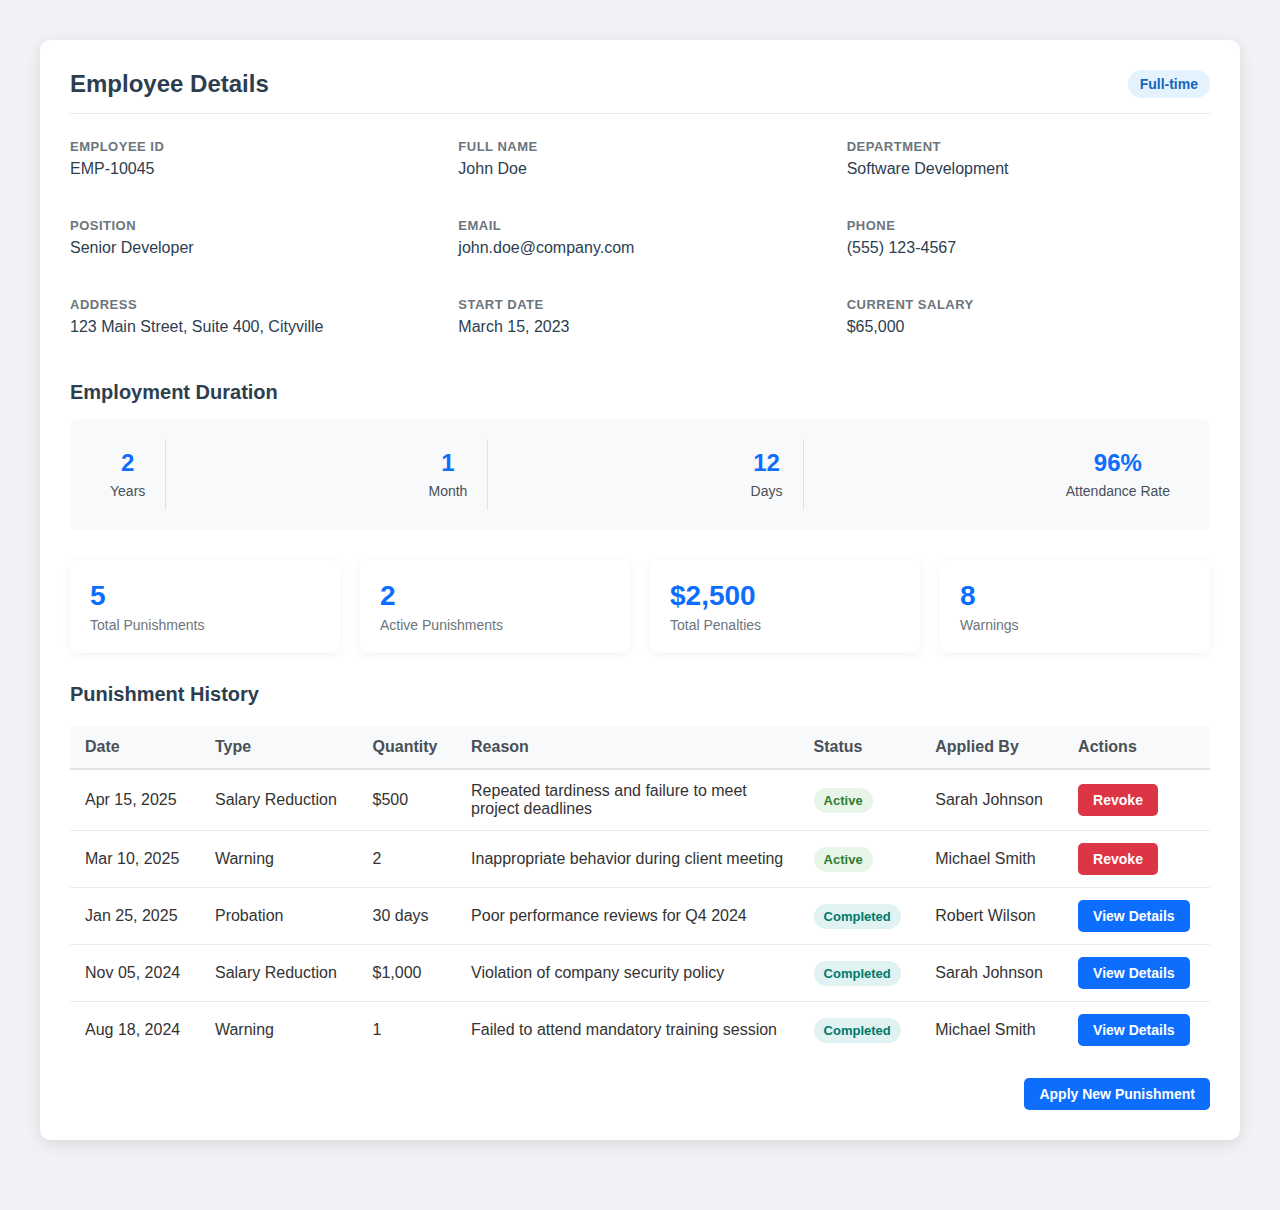
<file: employee-details-form.html>
<!DOCTYPE html>
<html lang="en">
<head>
  <meta charset="UTF-8">
  <meta name="viewport" content="width=device-width, initial-scale=1.0">
  <title>Employee Details and Punishment History</title>
  <style>
    body {
      font-family: -apple-system, BlinkMacSystemFont, "Segoe UI", Roboto, Oxygen, Ubuntu, Cantarell, "Open Sans", "Helvetica Neue", sans-serif;
      background-color: #f0f2f5;
      margin: 0;
      padding: 20px;
      color: #333;
    }
    
    .container {
      max-width: 1200px;
      margin: 0 auto;
      padding: 20px;
    }
    
    .employee-card {
      background-color: #fff;
      border-radius: 10px;
      box-shadow: 0 4px 15px rgba(0, 0, 0, 0.1);
      padding: 30px;
      margin-bottom: 30px;
    }
    
    .card-header {
      display: flex;
      justify-content: space-between;
      align-items: center;
      margin-bottom: 25px;
      border-bottom: 1px solid #eaeaea;
      padding-bottom: 15px;
    }
    
    .card-header h2 {
      font-size: 24px;
      margin: 0;
      color: #2c3e50;
      font-weight: 600;
    }
    
    .employee-badge {
      background-color: #e3f2fd;
      color: #1565c0;
      padding: 6px 12px;
      border-radius: 20px;
      font-size: 14px;
      font-weight: 600;
    }
    
    .employee-info-grid {
      display: grid;
      grid-template-columns: repeat(3, 1fr);
      gap: 25px;
      margin-bottom: 30px;
    }
    
    .info-group {
      margin-bottom: 15px;
    }
    
    .info-label {
      font-size: 13px;
      text-transform: uppercase;
      color: #6c757d;
      margin-bottom: 6px;
      letter-spacing: 0.5px;
      font-weight: 600;
    }
    
    .info-value {
      font-size: 16px;
      font-weight: 500;
      color: #2c3e50;
    }
    
    .duration-card {
      background-color: #f8f9fa;
      border-radius: 8px;
      padding: 20px;
      margin-bottom: 30px;
      display: flex;
      justify-content: space-between;
    }
    
    .duration-item {
      text-align: center;
      padding: 10px 20px;
    }
    
    .duration-item:not(:last-child) {
      border-right: 1px solid #dee2e6;
    }
    
    .duration-value {
      font-size: 24px;
      font-weight: 700;
      color: #0d6efd;
      display: block;
      margin-bottom: 5px;
    }
    
    .duration-label {
      font-size: 14px;
      color: #495057;
      font-weight: 500;
    }
    
    .section-title {
      font-size: 20px;
      font-weight: 600;
      margin: 20px 0 15px;
      color: #2c3e50;
    }
    
    .punishment-table {
      width: 100%;
      border-collapse: collapse;
      margin: 20px 0;
    }
    
    .punishment-table th {
      background-color: #f8f9fa;
      padding: 12px 15px;
      text-align: left;
      font-weight: 600;
      color: #495057;
      border-bottom: 2px solid #dee2e6;
    }
    
    .punishment-table td {
      padding: 12px 15px;
      border-bottom: 1px solid #e9ecef;
    }
    
    .punishment-table tr:last-child td {
      border-bottom: none;
    }
    
    .punishment-reason {
      max-width: 300px;
    }
    
    .status-badge {
      display: inline-block;
      padding: 5px 10px;
      border-radius: 20px;
      font-size: 13px;
      font-weight: 600;
    }
    
    .status-active {
      background-color: #e8f5e9;
      color: #2e7d32;
    }
    
    .status-completed {
      background-color: #e0f2f1;
      color: #00796b;
    }
    
    .action-button {
      padding: 8px 15px;
      border-radius: 5px;
      font-weight: 600;
      font-size: 14px;
      cursor: pointer;
      transition: all 0.2s ease;
      border: none;
    }
    
    .btn-primary {
      background-color: #0d6efd;
      color: white;
    }
    
    .btn-primary:hover {
      background-color: #0b5ed7;
    }
    
    .btn-danger {
      background-color: #dc3545;
      color: white;
    }
    
    .btn-danger:hover {
      background-color: #bb2d3b;
    }
    
    .stats-container {
      display: grid;
      grid-template-columns: repeat(4, 1fr);
      gap: 20px;
      margin-bottom: 30px;
    }
    
    .stat-card {
      background-color: #fff;
      border-radius: 8px;
      padding: 20px;
      box-shadow: 0 2px 10px rgba(0, 0, 0, 0.05);
    }
    
    .stat-value {
      font-size: 28px;
      font-weight: 700;
      color: #0d6efd;
      margin-bottom: 5px;
    }
    
    .stat-label {
      font-size: 14px;
      color: #6c757d;
      font-weight: 500;
    }
    
    .form-actions {
      display: flex;
      justify-content: flex-end;
      gap: 15px;
      margin-top: 20px;
    }
    
    @media (max-width: 992px) {
      .employee-info-grid {
        grid-template-columns: repeat(2, 1fr);
      }
      
      .stats-container {
        grid-template-columns: repeat(2, 1fr);
      }
    }
    
    @media (max-width: 768px) {
      .duration-card {
        flex-direction: column;
      }
      
      .duration-item {
        border-right: none !important;
        border-bottom: 1px solid #dee2e6;
        padding: 15px 0;
      }
      
      .duration-item:last-child {
        border-bottom: none;
      }
      
      .employee-info-grid {
        grid-template-columns: 1fr;
      }
    }
  </style>
</head>
<body>
  <div class="container">
    <div class="employee-card">
      <div class="card-header">
        <h2>Employee Details</h2>
        <span class="employee-badge">Full-time</span>
      </div>
      
      <div class="employee-info-grid">
        <div class="info-group">
          <div class="info-label">Employee ID</div>
          <div class="info-value">EMP-10045</div>
        </div>
        
        <div class="info-group">
          <div class="info-label">Full Name</div>
          <div class="info-value">John Doe</div>
        </div>
        
        <div class="info-group">
          <div class="info-label">Department</div>
          <div class="info-value">Software Development</div>
        </div>
        
        <div class="info-group">
          <div class="info-label">Position</div>
          <div class="info-value">Senior Developer</div>
        </div>
        
        <div class="info-group">
          <div class="info-label">Email</div>
          <div class="info-value">john.doe@company.com</div>
        </div>
        
        <div class="info-group">
          <div class="info-label">Phone</div>
          <div class="info-value">(555) 123-4567</div>
        </div>
        
        <div class="info-group">
          <div class="info-label">Address</div>
          <div class="info-value">123 Main Street, Suite 400, Cityville</div>
        </div>
        
        <div class="info-group">
          <div class="info-label">Start Date</div>
          <div class="info-value">March 15, 2023</div>
        </div>
        
        <div class="info-group">
          <div class="info-label">Current Salary</div>
          <div class="info-value">$65,000</div>
        </div>
      </div>
      
      <h3 class="section-title">Employment Duration</h3>
      <div class="duration-card">
        <div class="duration-item">
          <span class="duration-value">2</span>
          <span class="duration-label">Years</span>
        </div>
        <div class="duration-item">
          <span class="duration-value">1</span>
          <span class="duration-label">Month</span>
        </div>
        <div class="duration-item">
          <span class="duration-value">12</span>
          <span class="duration-label">Days</span>
        </div>
        <div class="duration-item">
          <span class="duration-value">96%</span>
          <span class="duration-label">Attendance Rate</span>
        </div>
      </div>
      
      <div class="stats-container">
        <div class="stat-card">
          <div class="stat-value">5</div>
          <div class="stat-label">Total Punishments</div>
        </div>
        <div class="stat-card">
          <div class="stat-value">2</div>
          <div class="stat-label">Active Punishments</div>
        </div>
        <div class="stat-card">
          <div class="stat-value">$2,500</div>
          <div class="stat-label">Total Penalties</div>
        </div>
        <div class="stat-card">
          <div class="stat-value">8</div>
          <div class="stat-label">Warnings</div>
        </div>
      </div>
      
      <h3 class="section-title">Punishment History</h3>
      <table class="punishment-table">
        <thead>
          <tr>
            <th>Date</th>
            <th>Type</th>
            <th>Quantity</th>
            <th>Reason</th>
            <th>Status</th>
            <th>Applied By</th>
            <th>Actions</th>
          </tr>
        </thead>
        <tbody>
          <tr>
            <td>Apr 15, 2025</td>
            <td>Salary Reduction</td>
            <td>$500</td>
            <td class="punishment-reason">Repeated tardiness and failure to meet project deadlines</td>
            <td><span class="status-badge status-active">Active</span></td>
            <td>Sarah Johnson</td>
            <td>
              <button class="action-button btn-danger">Revoke</button>
            </td>
          </tr>
          <tr>
            <td>Mar 10, 2025</td>
            <td>Warning</td>
            <td>2</td>
            <td class="punishment-reason">Inappropriate behavior during client meeting</td>
            <td><span class="status-badge status-active">Active</span></td>
            <td>Michael Smith</td>
            <td>
              <button class="action-button btn-danger">Revoke</button>
            </td>
          </tr>
          <tr>
            <td>Jan 25, 2025</td>
            <td>Probation</td>
            <td>30 days</td>
            <td class="punishment-reason">Poor performance reviews for Q4 2024</td>
            <td><span class="status-badge status-completed">Completed</span></td>
            <td>Robert Wilson</td>
            <td>
              <button class="action-button btn-primary">View Details</button>
            </td>
          </tr>
          <tr>
            <td>Nov 05, 2024</td>
            <td>Salary Reduction</td>
            <td>$1,000</td>
            <td class="punishment-reason">Violation of company security policy</td>
            <td><span class="status-badge status-completed">Completed</span></td>
            <td>Sarah Johnson</td>
            <td>
              <button class="action-button btn-primary">View Details</button>
            </td>
          </tr>
          <tr>
            <td>Aug 18, 2024</td>
            <td>Warning</td>
            <td>1</td>
            <td class="punishment-reason">Failed to attend mandatory training session</td>
            <td><span class="status-badge status-completed">Completed</span></td>
            <td>Michael Smith</td>
            <td>
              <button class="action-button btn-primary">View Details</button>
            </td>
          </tr>
        </tbody>
      </table>
      
      <div class="form-actions">
        <button class="action-button btn-primary">Apply New Punishment</button>
      </div>
    </div>
  </div>
</body>
</html>
</file>
